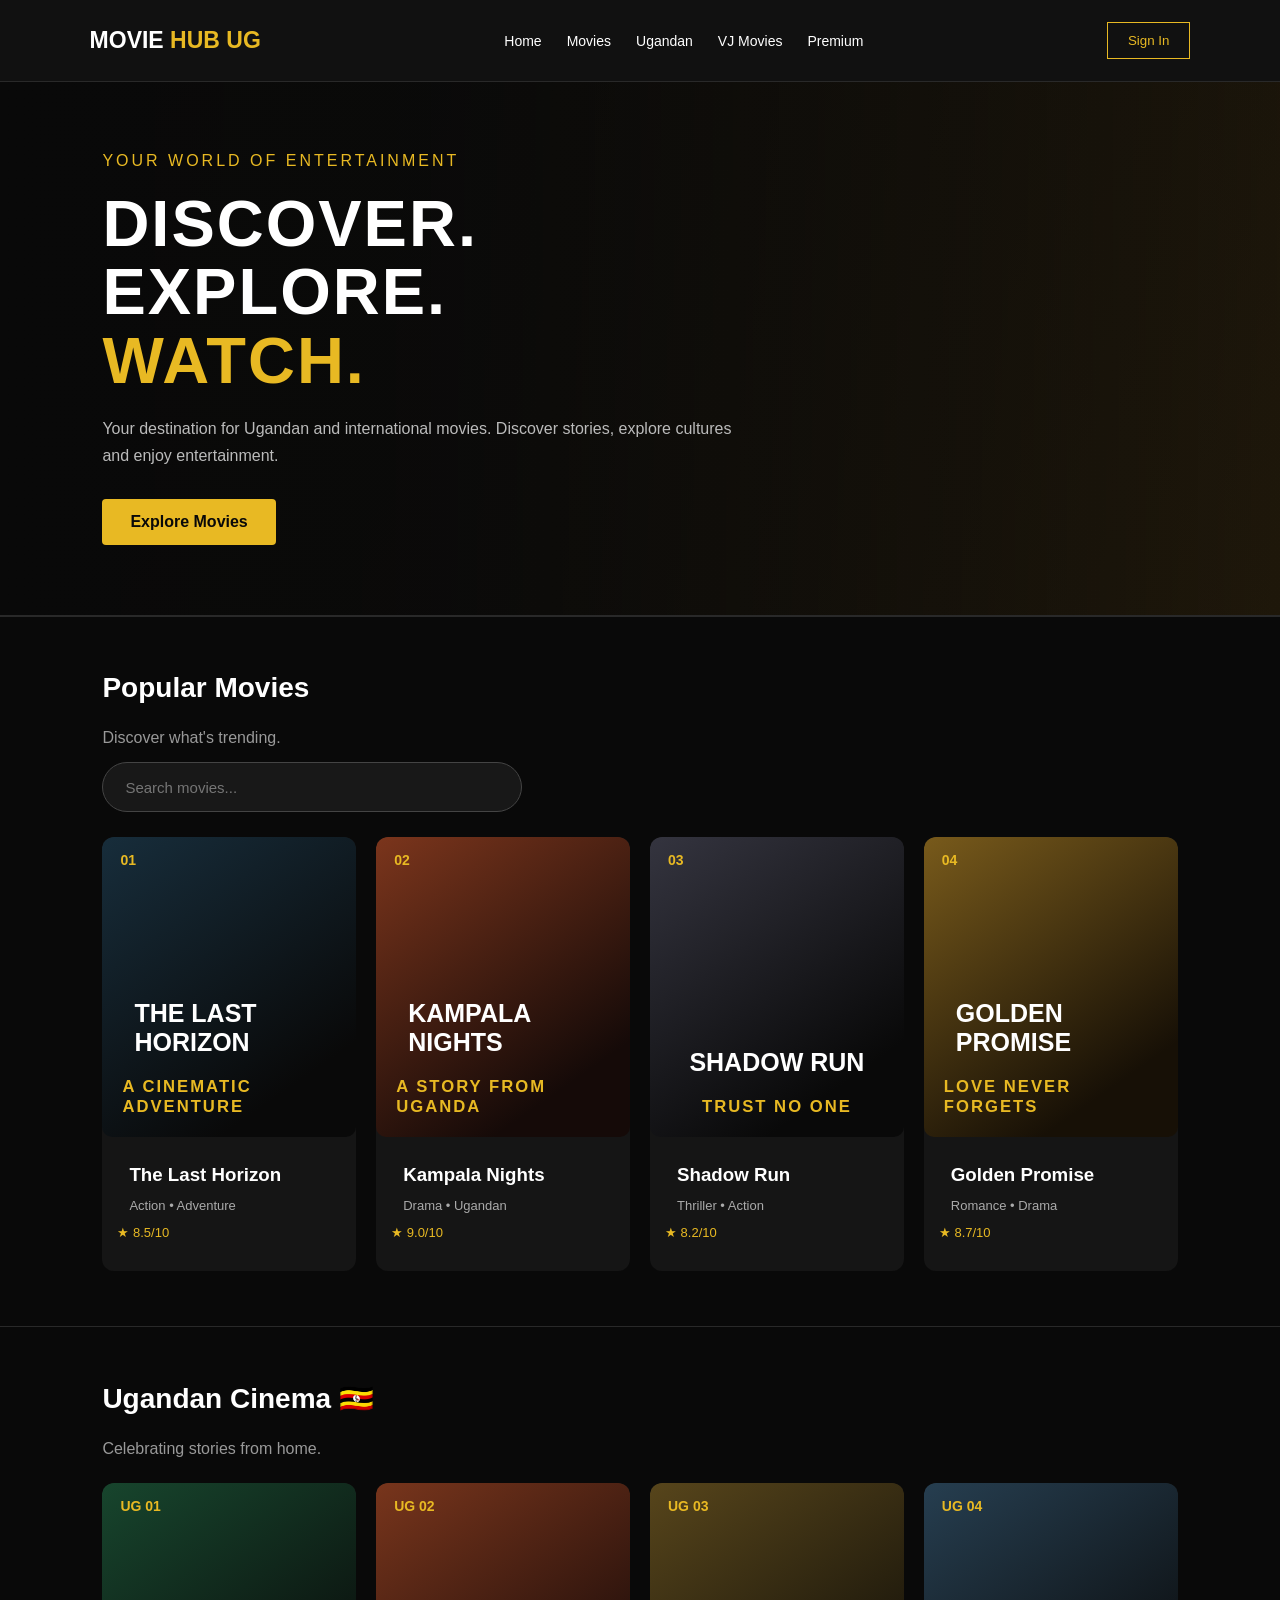
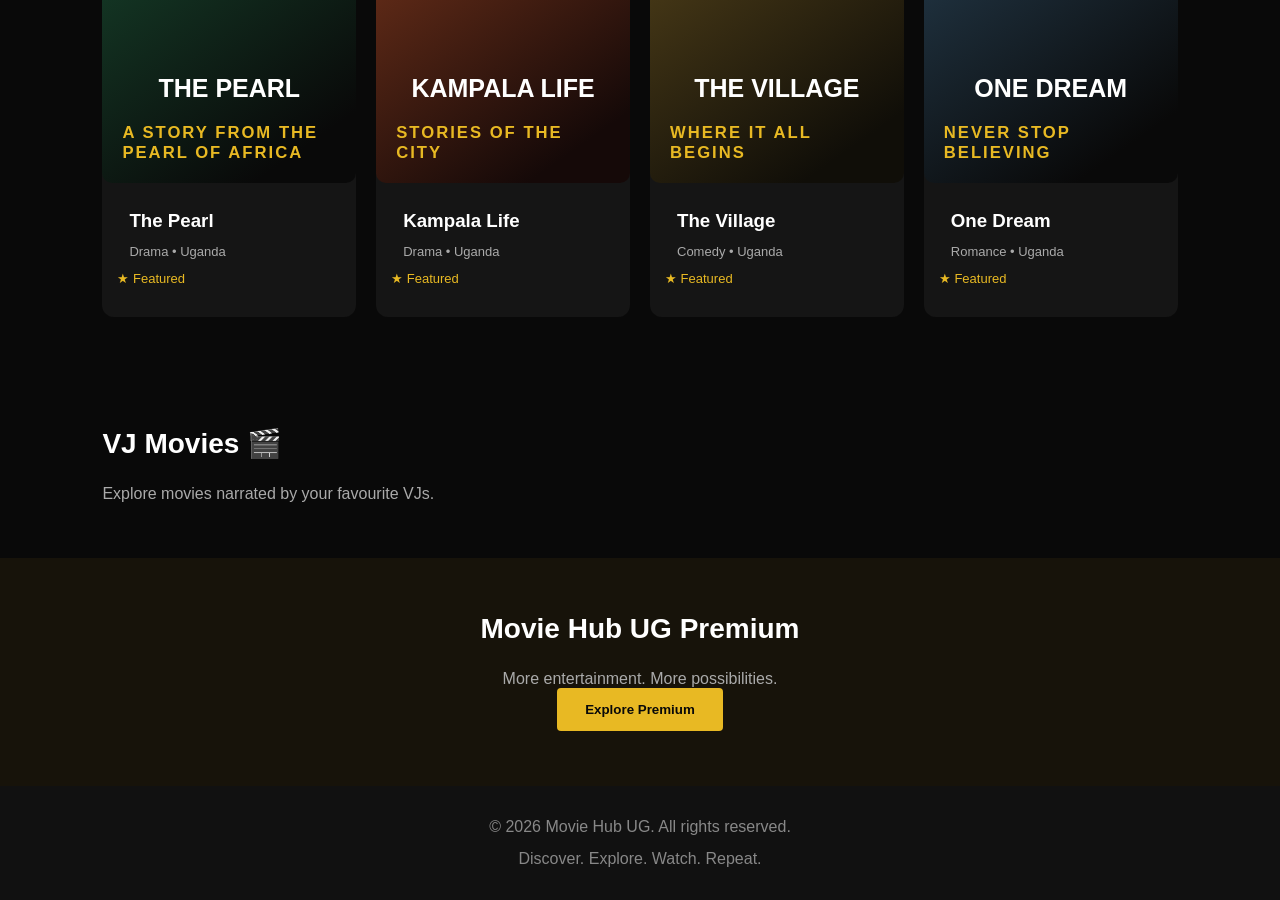
<file: index.html>
<!DOCTYPE html>

<html lang="en">
<head>
    <meta charset="UTF-8">
    <meta name="viewport" content="width=device-width, initial-scale=1.0">
    <title>Movie Hub UG | Discover. Explore. Watch. Repeat.</title>
    <link rel="stylesheet" href="style.css">
</head>
<body>

<header class="navbar">
    <div class="logo">MOVIE <span>HUB UG</span></div>

    <nav>
        <a href="#">Home</a>
        <a href="#movies">Movies</a>
        <a href="#ugandan">Ugandan</a>
        <a href="vj-movies.html">VJ Movies</a>
        <a href="#premium">Premium</a>
    </nav>

    <button class="login-btn">Sign In</button>
</header>

<main>
    <section class="hero">
        <div class="hero-content">
            <p class="tagline">YOUR WORLD OF ENTERTAINMENT</p>
            <h1>DISCOVER.<br>EXPLORE.<br><span>WATCH.</span></h1>
            <p class="description">
                Your destination for Ugandan and international movies.
                Discover stories, explore cultures and enjoy entertainment.
            </p>
            <a href="#movies" class="watch-btn">Explore Movies</a>
        </div>
    </section>

   <section class="movie-section" id="movies">

    <div class="section-heading">
        <div>
            <h2>Popular Movies</h2>
            <p>Discover what's trending.</p>
        </div>

        <input
            type="text"
            id="movieSearch"
            placeholder="Search movies..."
        >
    </div>

    <div class="movie-grid" id="movieGrid">

    <div class="movie-card"
        data-description="An exciting action adventure full of suspense."
        data-rating="8.5"
        data-year="2026"
        data-genre="Action"
        data-vj="ice-p">
            <div class="poster poster-one">
                <span>01</span>
                <h3>THE LAST HORIZON</h3>
                <small>A CINEMATIC ADVENTURE</small>
            </div>
            <div class="movie-info">
                <h3>The Last Horizon</h3>
                <p>Action • Adventure</p>
                <span class="rating">★ 8.5/10</span>
            </div>
    </div>

        <div class="movie-card">
            <div class="poster poster-two">
                <span>02</span>
                <h3>KAMPALA NIGHTS</h3>
                <small>A STORY FROM UGANDA</small>
            </div>
            <div class="movie-info">
                <h3>Kampala Nights</h3>
                <p>Drama • Ugandan</p>
                <span class="rating">★ 9.0/10</span>
            </div>
        </div>

        <div class="movie-card">
            <div class="poster poster-three">
                <span>03</span>
                <h3>SHADOW RUN</h3>
                <small>TRUST NO ONE</small>
            </div>
            <div class="movie-info">
                <h3>Shadow Run</h3>
                <p>Thriller • Action</p>
                <span class="rating">★ 8.2/10</span>
            </div>
        </div>

        <div class="movie-card">
            <div class="poster poster-four">
                <span>04</span>
                <h3>GOLDEN PROMISE</h3>
                <small>LOVE NEVER FORGETS</small>
            </div>
            <div class="movie-info">
                <h3>Golden Promise</h3>
                <p>Romance • Drama</p>
                <span class="rating">★ 8.7/10</span>
            </div>
        </div>

    </div>
</section>

<section class="movie-section" id="ugandan">
<div class="section-heading">
    <div>
        <h2>Ugandan Cinema 🇺🇬</h2>
        <p>Celebrating stories from home.</p>
    </div>
</div>

<div class="movie-grid">

    <div class="movie-card">
        <div class="poster uganda-one">
            <span>UG 01</span>
            <h3>THE PEARL</h3>
            <small>A STORY FROM THE PEARL OF AFRICA</small>
        </div>
        <div class="movie-info">
            <h3>The Pearl</h3>
            <p>Drama • Uganda</p>
            <span class="rating">★ Featured</span>
        </div>
    </div>

    <div class="movie-card"
     data-description="An exciting adventure full of action and suspense."
     data-rating="8.5"
     data-year="2026"
     data-genre="Action"
     data-vj="ice-p">
        <div class="poster uganda-two">
            <span>UG 02</span>
            <h3>KAMPALA LIFE</h3>
            <small>STORIES OF THE CITY</small>
        </div>
        <div class="movie-info">
            <h3>Kampala Life</h3>
            <p>Drama • Uganda</p>
            <span class="rating">★ Featured</span>
        </div>
    </div>

    <div class="movie-card">
        <div class="poster uganda-three">
            <span>UG 03</span>
            <h3>THE VILLAGE</h3>
            <small>WHERE IT ALL BEGINS</small>
        </div>
        <div class="movie-info">
            <h3>The Village</h3>
            <p>Comedy • Uganda</p>
            <span class="rating">★ Featured</span>
        </div>
    </div>

    <div class="movie-card">
        <div class="poster uganda-four">
            <span>UG 04</span>
            <h3>ONE DREAM</h3>
            <small>NEVER STOP BELIEVING</small>
        </div>
        <div class="movie-info">
            <h3>One Dream</h3>
            <p>Romance • Uganda</p>
            <span class="rating">★ Featured</span>
        </div>
    </div>

</div>
</section>

    <section class="movie-section" id="vj">
        <h2>VJ Movies 🎬</h2>
        <p>Explore movies narrated by your favourite VJs.</p>
    </section>

    <section class="movie-section premium" id="premium">
        <h2>Movie Hub UG Premium</h2>
        <p>More entertainment. More possibilities.</p>
        <button class="watch-btn">Explore Premium</button>
    </section>
</main>

<footer>
    <p>© 2026 Movie Hub UG. All rights reserved.</p>
    <p>Discover. Explore. Watch. Repeat.</p>
</footer>

<script src="script.js"></script>

</body>
</html>
</file>
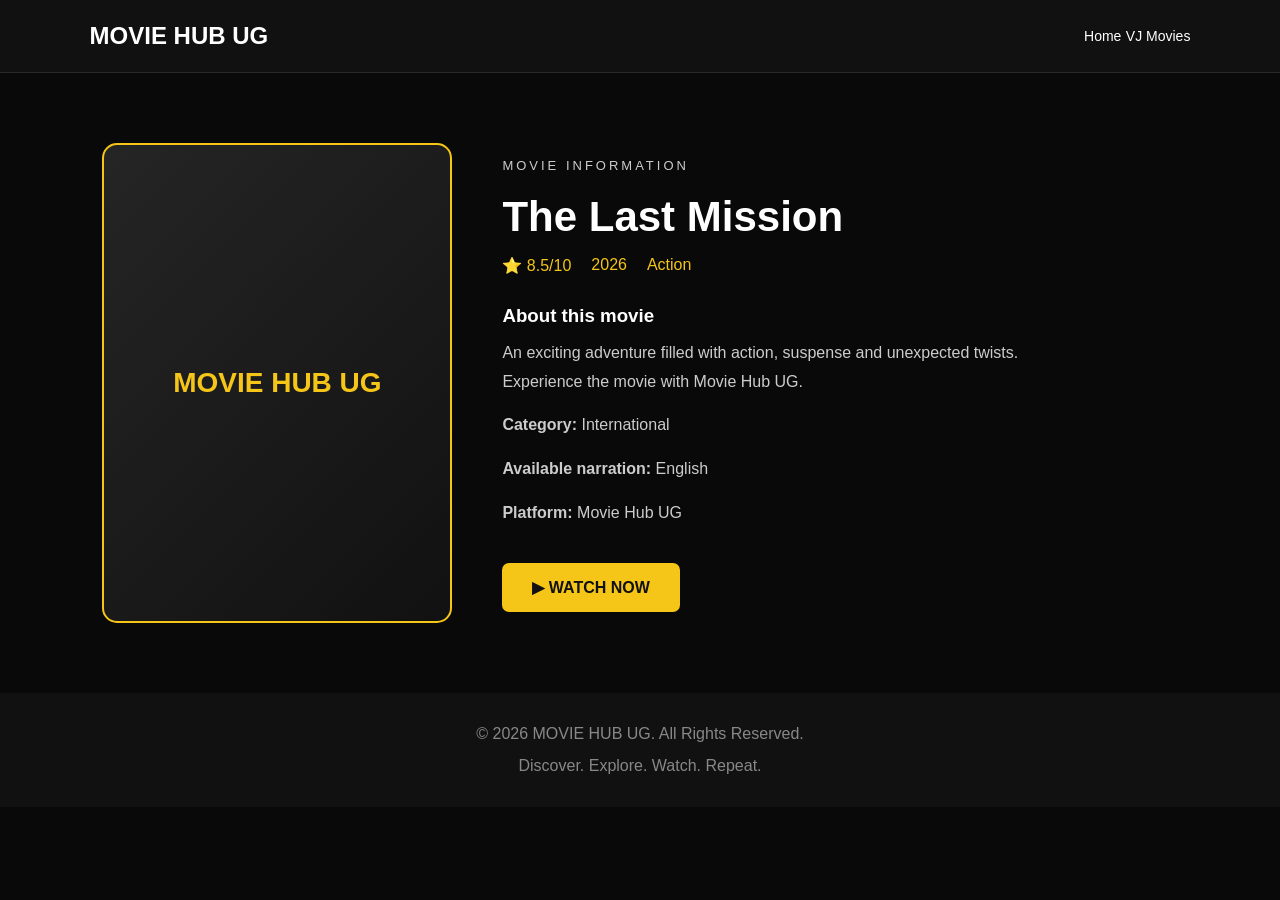
<file: movie-details.html>
<!DOCTYPE html>
<html lang="en">
<head>
    <meta charset="UTF-8">
    <meta name="viewport" content="width=device-width, initial-scale=1.0">
    <title>Movie Details | Movie Hub UG</title>
    <link rel="stylesheet" href="style.css">
</head>

<body>

    <nav class="navbar">
        <h2>MOVIE HUB <span>UG</span></h2>

        <div>
            <a href="index.html">Home</a>
            <a href="vj-movies.html">VJ Movies</a>
        </div>
    </nav>

    <section class="details-container">

        <div class="details-poster">
            <div class="details-poster-text">
                MOVIE HUB UG
            </div>
        </div>

        <div class="details-info">

            <p class="details-label">MOVIE INFORMATION</p>

            <h1 id="movieTitle">The Last Mission</h1>

           
         <div class="details-meta">
            <span id="movieRating">⭐ 8.5/10</span>
            <span id="movieYear">2026</span>
            <span id="movieGenre">Action</span>
        </div>

            <h3>About this movie</h3>

        <p id="movieDescription">
            An exciting adventure filled with action,
            suspense and unexpected twists.
            Experience the movie with Movie Hub UG.
        </p>

            <p><strong>Category:</strong> International</p>

            <p><strong>Available narration:</strong> English</p>

            <p><strong>Platform:</strong> Movie Hub UG</p>

            <button class="watch-button">
                ▶ WATCH NOW
            </button>

        </div>

    </section>

    <footer>
        <p>© 2026 MOVIE HUB UG. All Rights Reserved.</p>
        <p>Discover. Explore. Watch. Repeat.</p>
    </footer>
    <script>
        const params = new URLSearchParams(window.location.search);

        const title = params.get("title");

        if (title) {
            document.getElementById("movieTitle").textContent = title;
            document.title = title + " | Movie Hub UG";
        }
    </script>

</body>
</html>
</file>
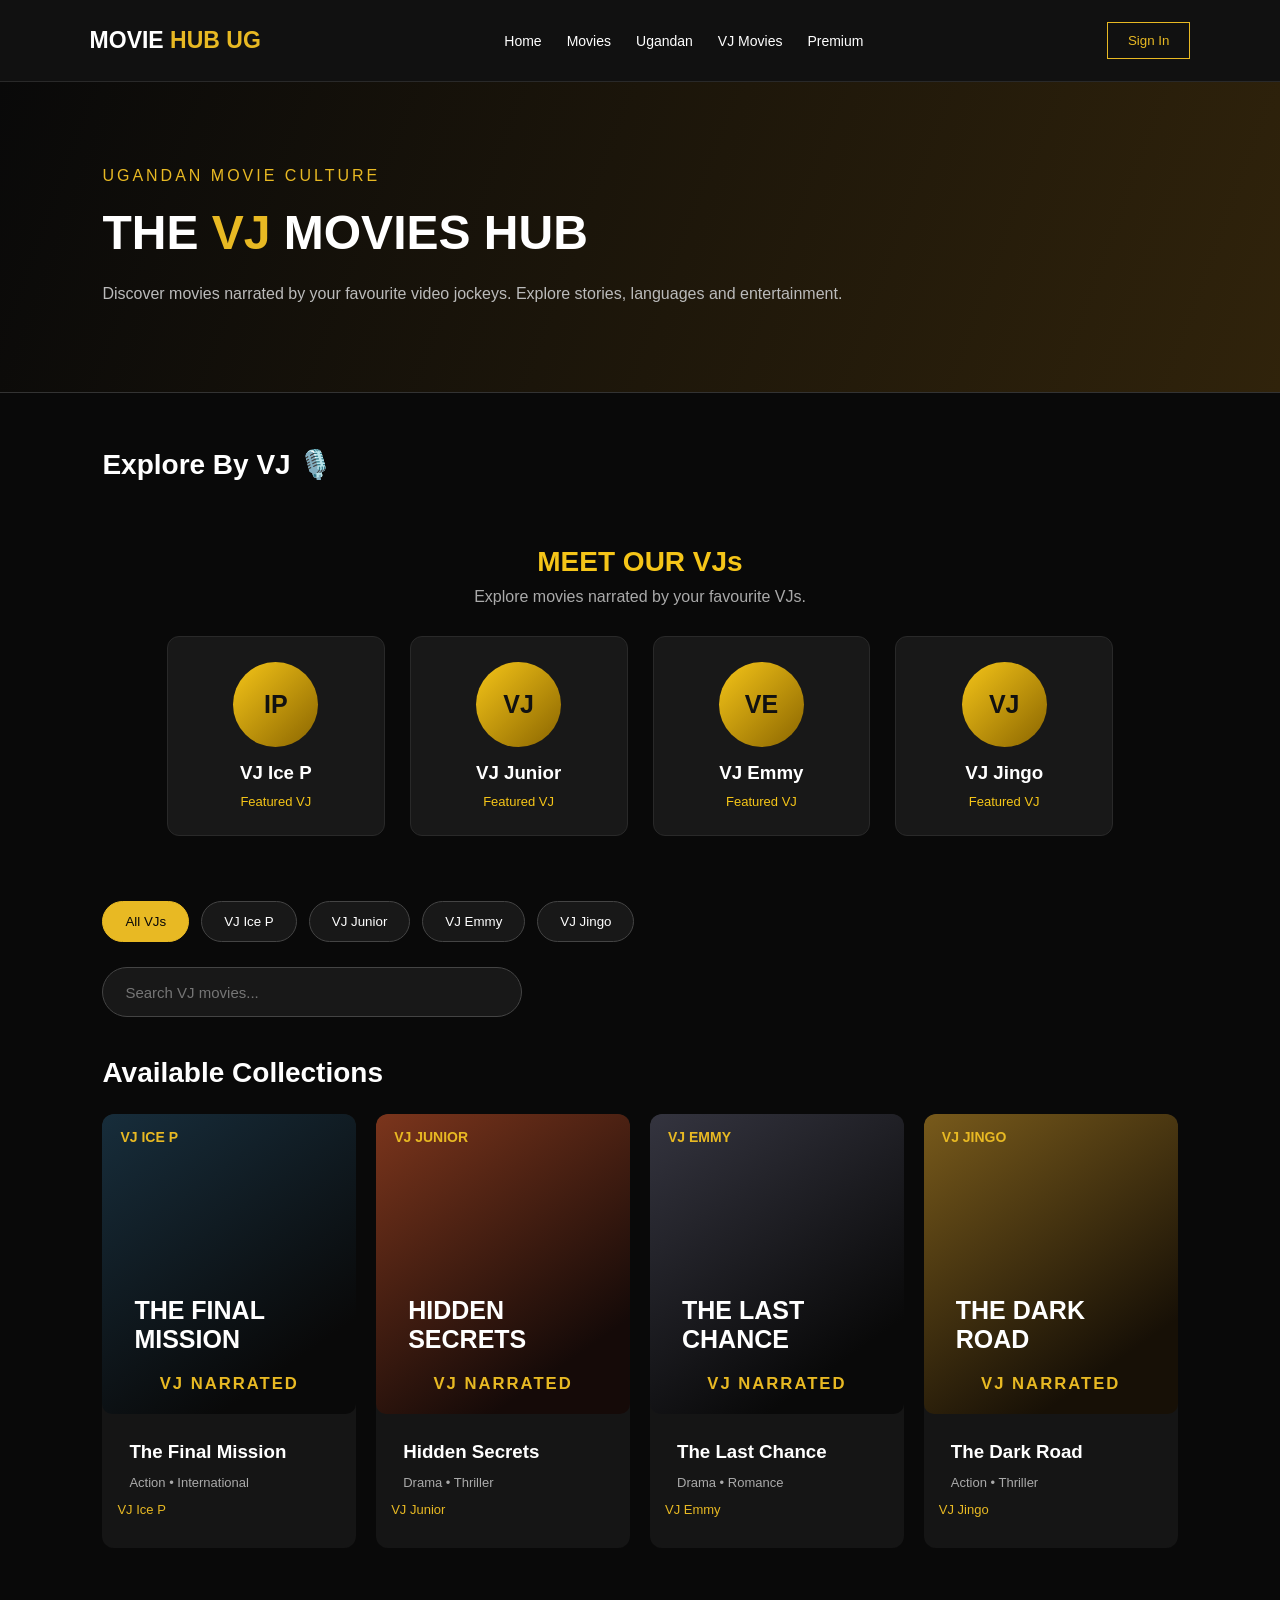
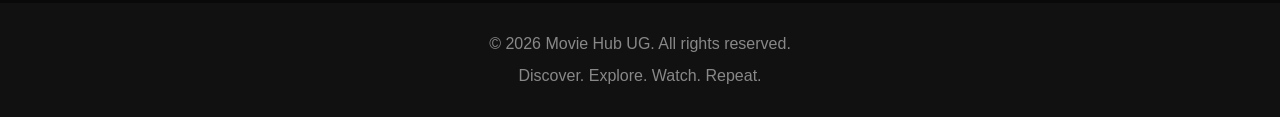
<file: vj-movies.html>
<!DOCTYPE html>

<html lang="en">
<head>
    <meta charset="UTF-8">
    <meta name="viewport" content="width=device-width, initial-scale=1.0">
    <title>VJ Movies | Movie Hub UG</title>
    <link rel="stylesheet" href="style.css">
</head>

<body>

<header class="navbar">
    <div class="logo">MOVIE <span>HUB UG</span></div>


<nav>
    <a href="index.html">Home</a>
    <a href="index.html#movies">Movies</a>
    <a href="index.html#ugandan">Ugandan</a>
    <a href="vj-movies.html">VJ Movies</a>
    <a href="index.html#premium">Premium</a>
</nav>

<button class="login-btn">Sign In</button>

</header>

<section class="vj-hero">
    <p class="tagline">UGANDAN MOVIE CULTURE</p>

<h1>THE <span>VJ</span> MOVIES HUB</h1>

<p>
    Discover movies narrated by your favourite video jockeys.
    Explore stories, languages and entertainment.
</p>

</section>

<section class="movie-section">

<h2>Explore By VJ 🎙️</h2>
<section class="vj-profiles">
    <h2>MEET OUR VJs</h2>
    <p>Explore movies narrated by your favourite VJs.</p>

    <div class="vj-profile-grid">

        <div class="vj-profile-card" data-vj="ice-p" role="button" tabindex="0">
            <div class="vj-avatar">IP</div>
            <h3>VJ Ice P</h3>
            <span>Featured VJ</span>
        </div>

        <div class="vj-profile-card" data-vj="junior" role="button" tabindex="0">
            <div class="vj-avatar">VJ</div>
            <h3>VJ Junior</h3>
            <span>Featured VJ</span>
        </div>

        <div class="vj-profile-card" data-vj="emmy" role="button" tabindex="0">
            <div class="vj-avatar">VE</div>
            <h3>VJ Emmy</h3>
            <span>Featured VJ</span>
        </div>

        <div class="vj-profile-card" data-vj="emmy" role="button" tabindex="0">
            <div class="vj-avatar">VJ</div>
            <h3>VJ Jingo</h3>
            <span>Featured VJ</span>
        </div>

    </div>
</section>

<div class="vj-buttons">
    <button class="vj-filter active" data-vj="all">All VJs</button>
    <button class="vj-filter" data-vj="ice-p">VJ Ice P</button>
    <button class="vj-filter" data-vj="junior">VJ Junior</button>
    <button class="vj-filter" data-vj="emmy">VJ Emmy</button>
    <button class="vj-filter" data-vj="jingo">VJ Jingo</button>
</div>

<input
    type="text"
    id="vjSearch"
    placeholder="Search VJ movies..."
>

<h2 class="vj-heading">Available Collections</h2>

<div class="movie-grid" id="vjMovieGrid">

    <div class="movie-card" data-vj="ice-p">
        <div class="poster poster-one">
            <span>VJ ICE P</span>
            <h3>THE FINAL MISSION</h3>
            <small>VJ NARRATED</small>
        </div>
        <div class="movie-info">
            <h3>The Final Mission</h3>
            <p>Action • International</p>
            <span class="rating">VJ Ice P</span>
        </div>
    </div>

    <div class="movie-card" data-vj="junior">
        <div class="poster poster-two">
            <span>VJ JUNIOR</span>
            <h3>HIDDEN SECRETS</h3>
            <small>VJ NARRATED</small>
        </div>
        <div class="movie-info">
            <h3>Hidden Secrets</h3>
            <p>Drama • Thriller</p>
            <span class="rating">VJ Junior</span>
        </div>
    </div>

    <div class="movie-card" data-vj="emmy">
        <div class="poster poster-three">
            <span>VJ EMMY</span>
            <h3>THE LAST CHANCE</h3>
            <small>VJ NARRATED</small>
        </div>
        <div class="movie-info">
            <h3>The Last Chance</h3>
            <p>Drama • Romance</p>
            <span class="rating">VJ Emmy</span>
        </div>
    </div>

    <div class="movie-card" data-vj="jingo">
        <div class="poster poster-four">
            <span>VJ JINGO</span>
            <h3>THE DARK ROAD</h3>
            <small>VJ NARRATED</small>
        </div>
        <div class="movie-info">
            <h3>The Dark Road</h3>
            <p>Action • Thriller</p>
            <span class="rating">VJ Jingo</span>
        </div>
    </div>

</div>

</section>

<footer>
    <p>© 2026 Movie Hub UG. All rights reserved.</p>
    <p>Discover. Explore. Watch. Repeat.</p>
</footer>

<script src="script.js"></script>

</body>
</html>
</file>
<file: style.css>
* {
  margin: 0;
  padding: 0;
  box-sizing: border-box;
  }

body {
background: #090909;
color: #ffffff;
font-family: Arial, sans-serif;
}

.navbar {
display: flex;
justify-content: space-between;
align-items: center;
padding: 22px 7%;
background: #111111;
border-bottom: 1px solid #292929;
}

.logo {
font-size: 23px;
font-weight: bold;
}

.logo span {
color: #e8b923;
}

nav {
display: flex;
gap: 25px;
}

nav a {
color: white;
text-decoration: none;
font-size: 14px;
}

nav a:hover {
color: #e8b923;
}

.login-btn {
background: transparent;
color: #e8b923;
border: 1px solid #e8b923;
padding: 10px 20px;
cursor: pointer;
}

.hero {
    min-height: 420px;
    display: flex;
    align-items: center;
    padding: 70px 8%;
    position: relative;
    overflow: hidden;

    background:
        linear-gradient(
            90deg,
            #090909 0%,
            rgba(9, 9, 9, 0.95) 35%,
            rgba(9, 9, 9, 0.45) 100%
        ),
        linear-gradient(135deg, #17130a, #30230b);

    border-bottom: 2px solid #292929;
}

.hero-content {
    position: relative;
    z-index: 2;
    max-width: 650px;
}

.hero h1 {
    font-size: 75px;
    line-height: 1.05;
    margin-bottom: 25px;
    letter-spacing: 2px;
}

.watch-btn {
    transition: 0.3s ease;
    border-radius: 4px;
}

.watch-btn:hover {
    background: #ffffff;
    transform: scale(1.05);
}

.movie-card {
    transition: transform 0.3s ease;
    cursor: pointer;
}

.movie-card:hover {
    transform: translateY(-8px);
}

.poster {
    height: 200px;
    background: linear-gradient(135deg, #292929, #80601b);
}

.hero-content {
max-width: 650px;
}

.tagline {
color: #e8b923;
letter-spacing: 3px;
margin-bottom: 20px;
}

.hero h1 {
font-size: 65px;
line-height: 1.05;
margin-bottom: 20px;
}

.hero h1 span {
color: #e8b923;
}

.description {
color: #bbbbbb;
line-height: 1.7;
margin-bottom: 30px;
}

.watch-btn {
display: inline-block;
background: #e8b923;
color: #090909;
padding: 14px 28px;
border: none;
text-decoration: none;
font-weight: bold;
cursor: pointer;
}

.movie-section {
padding: 55px 8%;
}

.movie-section h2 {
margin-bottom: 25px;
font-size: 28px;
}

.movie-grid {
display: grid;
grid-template-columns: repeat(4, 1fr);
gap: 20px;
}

.movie-card {
background: #151515;
padding-bottom: 15px;
border-radius: 5px;
overflow: hidden;
}

.poster {
height: 220px;
background: linear-gradient(135deg, #292929, #55431a);
display: flex;
align-items: center;
justify-content: center;
color: #e8b923;
font-size: 20px;
font-weight: bold;
}

.movie-card h3,
.movie-card p {
margin: 12px;
}

.movie-card p,
.movie-section > p {
color: #aaaaaa;
}

.premium {
background: #17130a;
text-align: center;
}

footer {
background: #111111;
padding: 25px;
text-align: center;
color: #888888;
line-height: 2;
}

@media (max-width: 768px) {
.navbar {
flex-wrap: wrap;
gap: 20px;
}

nav {
    flex-wrap: wrap;
    gap: 15px;
}

.hero h1 {
    font-size: 45px;
}

.movie-grid {
    grid-template-columns: repeat(2, 1fr);
}


}

@media (max-width: 450px) {
.movie-grid {
grid-template-columns: 1fr;
}
}

/* MOVIE CATALOGUE */

.section-heading {
    display: flex;
    flex-direction: column;
    align-items: flex-start;
    gap: 15px;
    margin-bottom: 25px;
}

.section-heading p {
    color: #999;
    margin-top: 8px;
}
#movieSearch{
    background: #181818;
    border: 1px solid #444;
    color: white;
    padding: 15px 22px;
    border-radius: 25px;
    width: 420px;
    max-width: 100%;
    height: 50px;
    outline: none;
    font-size: 15px;
}

#movieSearch:focus {
    border-color: #e8b923;
    box-shadow: 0 0 8px rgba(232, 185, 35, 0.2);
}

.movie-grid {
    display: grid;
    grid-template-columns: repeat(4, minmax(0, 1fr));
    gap: 20px;
}

.movie-card {
    background: #151515;
    border-radius: 7px;
    overflow: hidden;
    transition: 0.3s;
}

.movie-card:hover {
    transform: translateY(-8px);
}

.poster {
    height: 300px;
    padding: 20px;
    display: flex;
    flex-direction: column;
    justify-content: flex-end;
    position: relative;
    overflow: hidden;
}

.poster span {
    position: absolute;
    top: 15px;
    left: 18px;
    font-size: 14px;
    color: #e8b923;
}

.poster h3 {
    font-size: 25px;
    color: white;
    position: relative;
    z-index: 1;
}

.poster small {
    color: #e8b923;
    margin-top: 8px;
    position: relative;
    z-index: 1;
    letter-spacing: 2px;
}

.poster-one {
    background: linear-gradient(145deg, #172d3b, #090909 80%);
}

.poster-two {
    background: linear-gradient(145deg, #7b351c, #150a08 80%);
}

.poster-three {
    background: linear-gradient(145deg, #34343f, #090909 80%);
}

.poster-four {
    background: linear-gradient(145deg, #785a1b, #171006 80%);
}

.movie-info {
    padding: 15px;
}

.movie-info h3 {
    margin-bottom: 8px;
}

.movie-info p {
    color: #aaa;
    font-size: 13px;
    margin-bottom: 10px;
}

.rating {
    color: #e8b923;
    font-size: 13px;
}

@media (max-width: 768px) {
    .movie-grid {
        grid-template-columns: repeat(2, minmax(0, 1fr));
    }

    .section-heading {
        align-items: flex-start;
        flex-direction: column;
    }
}

@media (max-width: 450px) {
    .movie-grid {
        grid-template-columns: 1fr;
    }

    #movieSearch {
        width: 100%;
    }
}

/* UGANDAN CINEMA */

.uganda-one {
    background: linear-gradient(145deg, #17452d, #090909 85%);
}

.uganda-two {
    background: linear-gradient(145deg, #78351c, #150908 85%);
}

.uganda-three {
    background: linear-gradient(145deg, #57451b, #100e08 85%);
}

.uganda-four {
    background: linear-gradient(145deg, #263e50, #090909 85%);
}

#ugandan {
    border-top: 1px solid #292929;
}

/* VJ MOVIES PAGE */

.vj-hero {
    padding: 85px 8%;
    background: linear-gradient(110deg, #090909, #30230b);
    border-bottom: 1px solid #333;
}

.vj-hero h1 {
    font-size: 48px;
    margin: 20px 0;
}

.vj-hero h1 span {
    color: #e8b923;
}

.vj-hero p:last-child {
    color: #bbb;
    line-height: 1.7;
}

.vj-buttons {
    display: flex;
    flex-wrap: wrap;
    gap: 12px;
    margin: 25px 0;
}

.vj-filter {
    background: #181818;
    color: white;
    border: 1px solid #444;
    padding: 12px 22px;
    border-radius: 25px;
    cursor: pointer;
}

.vj-filter:hover,
.vj-filter.active {
    background: #e8b923;
    color: #090909;
    border-color: #e8b923;
}

#vjSearch {
    width: 420px;
    max-width: 100%;
    height: 50px;
    padding: 15px 22px;
    background: #181818;
    border: 1px solid #444;
    border-radius: 25px;
    color: white;
    outline: none;
    font-size: 15px;
}

#vjSearch:focus {
    border-color: #e8b923;
}

.vj-heading {
    margin-top: 40px;
}

@media (max-width: 600px) {
    .vj-hero h1 {
        font-size: 34px;
    }
}

.vj-profiles {
    padding: 40px 6%;
    text-align: center;
}

.vj-profiles h2 {
    color: #f5c518;
    font-size: 28px;
    margin-bottom: 10px;
}

.vj-profiles p {
    color: #aaa;
    margin-bottom: 30px;
}

.vj-profile-grid {
    display: grid;
    grid-template-columns: repeat(4, 1fr);
    gap: 25px;
}

.vj-profile-card {
    background: #181818;
    padding: 25px 15px;
    border-radius: 12px;
    transition: 0.3s;
    border: 1px solid #292929;
}

.vj-profile-card:hover {
    transform: translateY(-7px);
    border-color: #f5c518;
}

.vj-avatar {
    width: 85px;
    height: 85px;
    background: linear-gradient(135deg, #f5c518, #8a6500);
    color: #111;
    border-radius: 50%;
    display: flex;
    align-items: center;
    justify-content: center;
    font-size: 25px;
    font-weight: bold;
    margin: 0 auto 15px;
}

.vj-profile-card h3 {
    color: white;
    margin-bottom: 8px;
}

.vj-profile-card span {
    color: #f5c518;
    font-size: 13px;
}

@media (max-width: 768px) {
    .vj-profile-grid {
        grid-template-columns: repeat(2, 1fr);
    }
}

/* vj-profile */
.vj-profile-card {
    cursor: pointer;
}

.vj-profile-card:focus-visible {
    outline: 2px solid #f5c518;
    outline-offset: 4px;
}

/* PROFESSIONAL MOVIE CARD ANIMATIONS */

.movie-card {
    overflow: hidden;
    border-radius: 12px;
    transition: transform 0.35s ease, box-shadow 0.35s ease;
    cursor: pointer;
}

.movie-card:hover {
    transform: translateY(-10px) scale(1.03);
    box-shadow: 0 12px 30px rgba(245, 197, 24, 0.25);
}

.poster {
    position: relative;
    overflow: hidden;
    border-radius: 10px;
}

.poster::after {
    content: "";
    position: absolute;
    inset: 0;
    background: linear-gradient(
        to top,
        rgba(0, 0, 0, 0.75),
        transparent 60%
    );
    opacity: 0;
    transition: opacity 0.35s ease;
}

.movie-card:hover .poster::after {
    opacity: 1;
}

.poster {
    transition: transform 0.4s ease;
}

.movie-card:hover .poster {
    transform: scale(1.04);
}

/* MOVIE DETAILS PAGE */

.details-container {
    display: flex;
    gap: 50px;
    padding: 70px 8%;
    align-items: center;
}

.details-poster {
    width: 350px;
    height: 480px;
    flex-shrink: 0;
    background: linear-gradient(135deg, #252525, #111);
    border: 2px solid #f5c518;
    border-radius: 15px;
    display: flex;
    align-items: center;
    justify-content: center;
}

.details-poster-text {
    color: #f5c518;
    font-size: 28px;
    font-weight: bold;
    text-align: center;
}

.details-info {
    max-width: 600px;
    color: white;
}

.details-label {
    color: #f5c518;
    letter-spacing: 3px;
    font-size: 13px;
}

.details-info h1 {
    font-size: 42px;
    margin: 15px 0;
}

.details-meta {
    display: flex;
    gap: 20px;
    color: #f5c518;
    margin-bottom: 30px;
}

.details-info h3 {
    margin-bottom: 12px;
}

.details-info p {
    line-height: 1.8;
    color: #ccc;
    margin-bottom: 15px;
}

.watch-button {
    background: #f5c518;
    color: #111;
    border: none;
    padding: 15px 30px;
    font-size: 16px;
    font-weight: bold;
    border-radius: 7px;
    cursor: pointer;
    margin-top: 20px;
    transition: 0.3s;
}

.watch-button:hover {
    background: white;
    transform: scale(1.05);
}

@media (max-width: 768px) {
    .details-container {
        flex-direction: column;
        padding: 35px 5%;
    }

    .details-poster {
        width: 100%;
        max-width: 350px;
    }

    .details-info h1 {
        font-size: 30px;
    }
}
</file>
